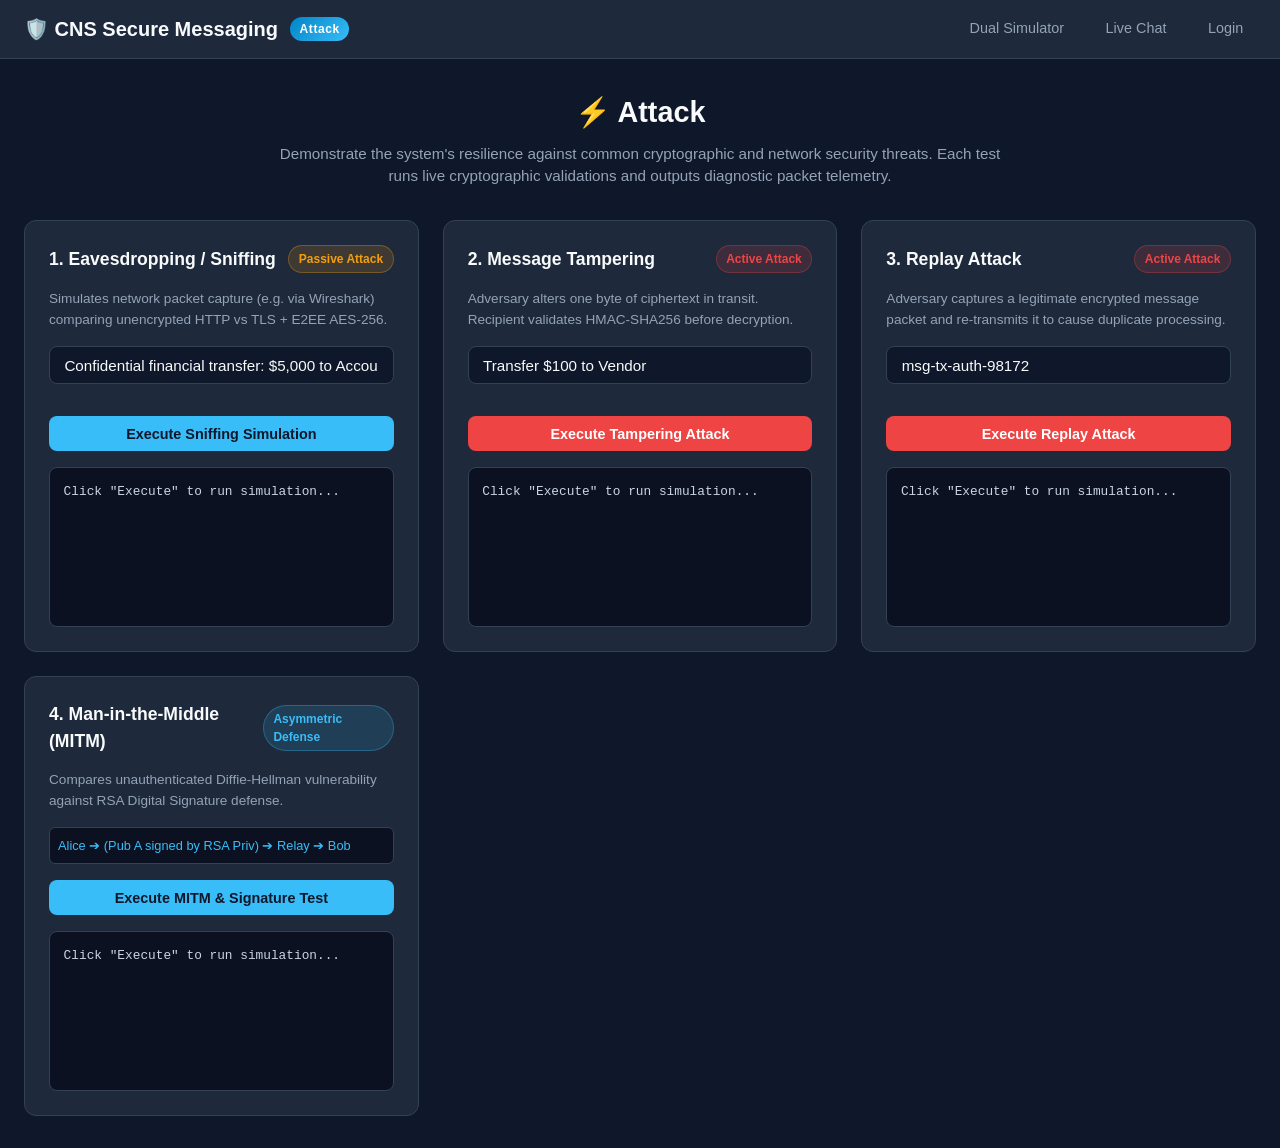
<file: templates/attack_demo.html>
<!DOCTYPE html>
<html lang="en">
<head>
    <meta charset="UTF-8">
    <meta name="viewport" content="width=device-width, initial-scale=1.0">
    <title>Attack - CNS Project</title>
    <link rel="stylesheet" href="/static/css/style.css">
</head>
<body>
    <nav class="navbar">
        <a href="/" class="brand">
            <span>🛡️ CNS Secure Messaging</span>
            <span class="brand-badge">Attack</span>
        </a>
        <div class="nav-links">
            <a href="/" class="nav-link">Dual Simulator</a>
            <a href="/chat" class="nav-link">Live Chat</a>
            <a href="/login" class="nav-link">Login</a>
        </div>
    </nav>

    <div class="container">
        <div style="text-align: center; margin-bottom: 2rem;">
            <h1 style="font-size: 1.8rem; font-weight: 800;">⚡ Attack</h1>
            <p style="color: var(--text-muted); font-size: 0.95rem; max-width: 750px; margin: 0.5rem auto 0;">
                Demonstrate the system's resilience against common cryptographic and network security threats.
                Each test runs live cryptographic validations and outputs diagnostic packet telemetry.
            </p>
        </div>

        <div class="attack-grid">
            <!-- Attack 1: Plaintext Interception -->
            <div class="attack-card">
                <div style="display: flex; justify-content: space-between; align-items: center;">
                    <h3 style="font-size: 1.1rem; font-weight: 700;">1. Eavesdropping / Sniffing</h3>
                    <span class="badge badge-warning">Passive Attack</span>
                </div>
                <p style="font-size: 0.85rem; color: var(--text-muted);">
                    Simulates network packet capture (e.g. via Wireshark) comparing unencrypted HTTP vs TLS + E2EE AES-256.
                </p>
                <div class="form-group">
                    <input type="text" id="eavesdrop-input" class="form-input" value="Confidential financial transfer: $5,000 to Account #84920">
                </div>
                <button class="btn btn-primary" onclick="runEavesdropDemo()">Execute Sniffing Simulation</button>
                <div id="eavesdrop-output" class="attack-output">Click "Execute" to run simulation...</div>
            </div>

            <!-- Attack 2: Message Tampering -->
            <div class="attack-card">
                <div style="display: flex; justify-content: space-between; align-items: center;">
                    <h3 style="font-size: 1.1rem; font-weight: 700;">2. Message Tampering</h3>
                    <span class="badge badge-danger">Active Attack</span>
                </div>
                <p style="font-size: 0.85rem; color: var(--text-muted);">
                    Adversary alters one byte of ciphertext in transit. Recipient validates HMAC-SHA256 before decryption.
                </p>
                <div class="form-group">
                    <input type="text" id="tamper-input" class="form-input" value="Transfer $100 to Vendor">
                </div>
                <button class="btn btn-danger" onclick="runTamperDemo()">Execute Tampering Attack</button>
                <div id="tamper-output" class="attack-output">Click "Execute" to run simulation...</div>
            </div>

            <!-- Attack 3: Replay Attack -->
            <div class="attack-card">
                <div style="display: flex; justify-content: space-between; align-items: center;">
                    <h3 style="font-size: 1.1rem; font-weight: 700;">3. Replay Attack</h3>
                    <span class="badge badge-danger">Active Attack</span>
                </div>
                <p style="font-size: 0.85rem; color: var(--text-muted);">
                    Adversary captures a legitimate encrypted message packet and re-transmits it to cause duplicate processing.
                </p>
                <div class="form-group">
                    <input type="text" id="replay-input" class="form-input" value="msg-tx-auth-98172">
                </div>
                <button class="btn btn-danger" onclick="runReplayDemo()">Execute Replay Attack</button>
                <div id="replay-output" class="attack-output">Click "Execute" to run simulation...</div>
            </div>

            <!-- Attack 4: Man-in-the-Middle (MITM) -->
            <div class="attack-card">
                <div style="display: flex; justify-content: space-between; align-items: center;">
                    <h3 style="font-size: 1.1rem; font-weight: 700;">4. Man-in-the-Middle (MITM)</h3>
                    <span class="badge badge-info">Asymmetric Defense</span>
                </div>
                <p style="font-size: 0.85rem; color: var(--text-muted);">
                    Compares unauthenticated Diffie-Hellman vulnerability against RSA Digital Signature defense.
                </p>
                <div style="font-size: 0.8rem; color: #38bdf8; background-color: var(--code-bg); padding: 0.5rem; border-radius: 6px; border: 1px solid var(--border);">
                    Alice ➔ (Pub A signed by RSA Priv) ➔ Relay ➔ Bob
                </div>
                <button class="btn btn-primary" onclick="runMitmDemo()">Execute MITM & Signature Test</button>
                <div id="mitm-output" class="attack-output">Click "Execute" to run simulation...</div>
            </div>
        </div>
    </div>

    <script>
        async function runEavesdropDemo() {
            const out = document.getElementById('eavesdrop-output');
            out.innerText = "Simulating packet capture...";
            const text = document.getElementById('eavesdrop-input').value;

            const resp = await fetch('/api/attacks/eavesdrop', {
                method: 'POST',
                headers: { 'Content-Type': 'application/json' },
                body: JSON.stringify({ message: text })
            });
            const data = await resp.json();

            out.innerText = 
`[!] UNENCRYPTED HTTP SNIFF (Wireshark Capture):
------------------------------------------------
${data.insecure_http_sniff.packet_payload}
EXPOSURE: ${data.insecure_http_sniff.vulnerability}

[+] TLS 1.3 + E2EE AES-256 CAPTURE (Our System):
------------------------------------------------
Payload Observed: ${data.secure_e2ee_tls_sniff.packet_payload}
PROTECTION: ${data.secure_e2ee_tls_sniff.protection}`;
        }

        async function runTamperDemo() {
            const out = document.getElementById('tamper-output');
            out.innerText = "Simulating bit-flipping on ciphertext...";
            const text = document.getElementById('tamper-input').value;

            const resp = await fetch('/api/attacks/tamper', {
                method: 'POST',
                headers: { 'Content-Type': 'application/json' },
                body: JSON.stringify({ message: text })
            });
            const data = await resp.json();

            out.innerText = 
`[*] Original Plaintext: "${data.plaintext}"
[*] Authentic Ciphertext: ${data.authentic_packet.ciphertext.substring(0, 32)}...
[*] Authentic HMAC Tag:   ${data.authentic_packet.hmac_tag.substring(0, 24)}...
[✓] Original HMAC Check:  ${data.authentic_packet.hmac_verified ? 'PASSED' : 'FAILED'}

⚠️ ADVERSARY MODIFIES CIPHERTEXT:
[-] Byte altered: ${data.tampered_packet.original_byte} ➔ ${data.tampered_packet.modified_byte}
[-] Tampered Ciphertext: ${data.tampered_packet.tampered_ciphertext.substring(0, 32)}...
[-] Expected HMAC:  ${data.tampered_packet.expected_tag_for_tampered.substring(0, 24)}...
[-] Received Tag:   ${data.tampered_packet.received_tag.substring(0, 24)}...
[❌] Recipient HMAC Check: ${data.tampered_packet.hmac_verified ? 'PASSED' : 'FAILED'}

VERDICT: ${data.verdict}
ACTION:  ${data.action}`;
        }

        async function runReplayDemo() {
            const out = document.getElementById('replay-output');
            out.innerText = "Testing anti-replay mechanism...";
            const msgId = document.getElementById('replay-input').value;

            const resp = await fetch('/api/attacks/replay', {
                method: 'POST',
                headers: { 'Content-Type': 'application/json' },
                body: JSON.stringify({ message_id: msgId, seq_no: 104 })
            });
            const data = await resp.json();

            out.innerText = 
`[*] Target Message ID: ${data.message_id} (Seq: #${data.seq_no})

1. Legitimate Transmission (Alice ➔ Bob):
   Status: ${data.first_transmission.status}
   Is Replay: ${data.first_transmission.is_replay}
   Result: ${data.first_transmission.result}

2. Attacker Intercepts and Retransmits Same Packet:
   Status: ${data['second_transmission (adversary replay)'].status}
   Is Replay: ${data['second_transmission (adversary replay)'].is_replay}
   Result: ${data['second_transmission (adversary replay)'].result}

[✓] DEFENSE CONFIRMED: Nonce/Message-ID tracking prevents replay attacks!`;
        }

        async function runMitmDemo() {
            const out = document.getElementById('mitm-output');
            out.innerText = "Simulating Diffie-Hellman MITM scenario...";

            const resp = await fetch('/api/attacks/mitm', { method: 'POST' });
            const data = await resp.json();

            out.innerText = 
`SCENARIO 1: Unauthenticated Diffie-Hellman
---------------------------------------------
Vulnerability: ${data.unauthenticated_dh.vulnerability}
MITM Compromise: ${data.unauthenticated_dh.mitm_achieved ? 'SUCCEEDED (Adversary intercepted both)' : 'FAILED'}
Analysis: ${data.unauthenticated_dh.explanation}

SCENARIO 2: Authenticated DH with RSA Digital Signatures
---------------------------------------------------------
Genuine Public Key + Signature Verified: ${data.authenticated_dh_with_rsa_signatures.genuine_packet_verified ? 'PASSED ✓' : 'FAILED'}
Adversary Substituted Key Verified:      ${data.authenticated_dh_with_rsa_signatures.eve_tampered_packet_verified ? 'PASSED' : 'REJECTED ❌'}
MITM Prevented: ${data.authenticated_dh_with_rsa_signatures.mitm_prevented ? 'YES ✓' : 'NO'}
Defense: ${data.authenticated_dh_with_rsa_signatures.explanation}`;
        }
    </script>
</body>
</html>
</file>
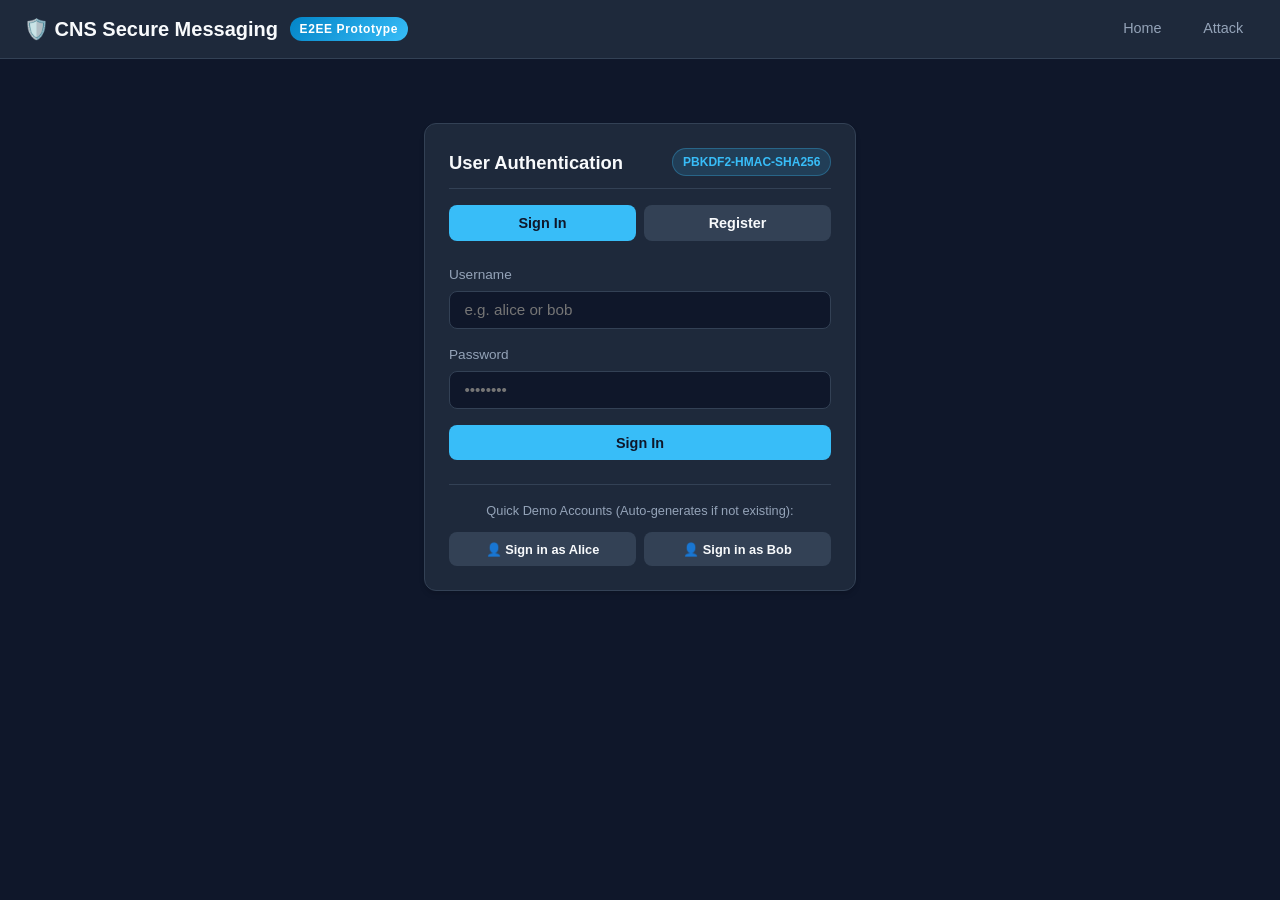
<file: templates/login.html>
<!DOCTYPE html>
<html lang="en">
<head>
    <meta charset="UTF-8">
    <meta name="viewport" content="width=device-width, initial-scale=1.0">
    <title>Login - CNS Secure Messaging System</title>
    <link rel="stylesheet" href="/static/css/style.css">
</head>
<body>
    <nav class="navbar">
        <a href="/" class="brand">
            <span>🛡️ CNS Secure Messaging</span>
            <span class="brand-badge">E2EE Prototype</span>
        </a>
        <div class="nav-links">
            <a href="/" class="nav-link">Home</a>
            <a href="/attacks" class="nav-link">Attack</a>
        </div>
    </nav>

    <div class="container" style="max-width: 480px; margin-top: 2rem;">
        <div class="card">
            <div class="card-header">
                <h2 class="card-title" id="form-title">User Authentication</h2>
                <span class="badge badge-info">PBKDF2-HMAC-SHA256</span>
            </div>

            <div style="display: flex; gap: 0.5rem; margin-bottom: 1.5rem;">
                <button id="tab-login" class="btn btn-primary" style="flex: 1;" onclick="switchTab('login')">Sign In</button>
                <button id="tab-register" class="btn btn-secondary" style="flex: 1;" onclick="switchTab('register')">Register</button>
            </div>

            <form id="auth-form" onsubmit="handleAuth(event)">
                <div class="form-group">
                    <label class="form-label" for="username">Username</label>
                    <input type="text" id="username" class="form-input" placeholder="e.g. alice or bob" required autocomplete="username">
                </div>

                <div class="form-group">
                    <label class="form-label" for="password">Password</label>
                    <input type="password" id="password" class="form-input" placeholder="••••••••" required autocomplete="current-password">
                </div>

                <div id="auth-status" style="margin-bottom: 1rem; font-size: 0.85rem; display: none;"></div>

                <button type="submit" id="submit-btn" class="btn btn-primary" style="width: 100%;">Sign In</button>
            </form>

            <div style="margin-top: 1.5rem; border-top: 1px solid var(--border); padding-top: 1rem; text-align: center;">
                <div style="font-size: 0.8rem; color: var(--text-muted); margin-bottom: 0.75rem;">Quick Demo Accounts (Auto-generates if not existing):</div>
                <div style="display: flex; gap: 0.5rem;">
                    <button class="btn btn-secondary" style="flex: 1; font-size: 0.8rem;" onclick="quickLogin('alice')">👤 Sign in as Alice</button>
                    <button class="btn btn-secondary" style="flex: 1; font-size: 0.8rem;" onclick="quickLogin('bob')">👤 Sign in as Bob</button>
                </div>
            </div>
        </div>
    </div>

    <script>
        let currentMode = 'login';

        function switchTab(mode) {
            currentMode = mode;
            document.getElementById('form-title').innerText = mode === 'login' ? 'User Authentication' : 'Create Secure Account';
            document.getElementById('submit-btn').innerText = mode === 'login' ? 'Sign In' : 'Register Account';
            document.getElementById('tab-login').className = mode === 'login' ? 'btn btn-primary' : 'btn btn-secondary';
            document.getElementById('tab-register').className = mode === 'register' ? 'btn btn-primary' : 'btn btn-secondary';
            hideStatus();
        }

        function showStatus(text, isError) {
            const st = document.getElementById('auth-status');
            st.style.display = 'block';
            st.style.color = isError ? '#ef4444' : '#22c55e';
            st.innerText = text;
        }

        function hideStatus() {
            document.getElementById('auth-status').style.display = 'none';
        }

        async function handleAuth(e) {
            e.preventDefault();
            const username = document.getElementById('username').value.trim();
            const password = document.getElementById('password').value;

            const endpoint = currentMode === 'login' ? '/api/auth/login' : '/api/auth/register';
            try {
                const resp = await fetch(endpoint, {
                    method: 'POST',
                    headers: { 'Content-Type': 'application/json' },
                    body: JSON.stringify({ username, password })
                });
                const data = await resp.json();

                if (data.success) {
                    showStatus(data.message || "Success! Redirecting...", false);
                    setTimeout(() => { window.location.href = '/chat'; }, 600);
                } else {
                    showStatus(data.error || "Authentication failed", true);
                }
            } catch (err) {
                showStatus("Network or server error", true);
            }
        }

        async function quickLogin(user) {
            document.getElementById('username').value = user;
            document.getElementById('password').value = 'password123';
            
            // Try login, if fails, register
            const loginResp = await fetch('/api/auth/login', {
                method: 'POST',
                headers: { 'Content-Type': 'application/json' },
                body: JSON.stringify({ username: user, password: 'password123' })
            });
            const loginData = await loginResp.json();
            if (loginData.success) {
                window.location.href = '/chat';
            } else {
                await fetch('/api/auth/register', {
                    method: 'POST',
                    headers: { 'Content-Type': 'application/json' },
                    body: JSON.stringify({ username: user, password: 'password123' })
                });
                window.location.href = '/chat';
            }
        }
    </script>
</body>
</html>
</file>
<file: static/css/style.css>
/* CNS Secure Messaging System - Modern Cybersecurity Theme */
:root {
    --bg-primary: #0f172a;
    --bg-secondary: #1e293b;
    --bg-card: #182234;
    --accent: #38bdf8;
    --accent-hover: #0284c7;
    --text-main: #f8fafc;
    --text-muted: #94a3b8;
    --border: #334155;
    --success: #22c55e;
    --danger: #ef4444;
    --warning: #f59e0b;
    --code-bg: #0b1120;
    --alice-color: #ec4899;
    --bob-color: #3b82f6;
    --font-mono: ui-monospace, SFMono-Regular, Menlo, Monaco, Consolas, "Liberation Mono", "Courier New", monospace;
    --font-sans: -apple-system, BlinkMacSystemFont, "Segoe UI", Roboto, Helvetica, Arial, sans-serif;
}

* {
    box-sizing: border-box;
    margin: 0;
    padding: 0;
}

body {
    background-color: var(--bg-primary);
    color: var(--text-main);
    font-family: var(--font-sans);
    line-height: 1.5;
    min-height: 100vh;
}

/* Navbar */
.navbar {
    background-color: var(--bg-secondary);
    border-bottom: 1px solid var(--border);
    padding: 0.75rem 1.5rem;
    display: flex;
    justify-content: space-between;
    align-items: center;
}

.brand {
    display: flex;
    align-items: center;
    gap: 0.75rem;
    font-size: 1.25rem;
    font-weight: 700;
    color: var(--text-main);
    text-decoration: none;
}

.brand-badge {
    background: linear-gradient(135deg, #0284c7, #38bdf8);
    color: #fff;
    font-size: 0.75rem;
    padding: 0.2rem 0.6rem;
    border-radius: 9999px;
    font-weight: 600;
    letter-spacing: 0.05em;
}

.nav-links {
    display: flex;
    gap: 1rem;
    align-items: center;
}

.nav-link {
    color: var(--text-muted);
    text-decoration: none;
    font-size: 0.9rem;
    padding: 0.4rem 0.8rem;
    border-radius: 6px;
    transition: all 0.2s;
}

.nav-link:hover, .nav-link.active {
    color: var(--text-main);
    background-color: rgba(255, 255, 255, 0.05);
}

.nav-btn {
    background-color: var(--accent);
    color: #0f172a;
    font-weight: 600;
    padding: 0.4rem 0.9rem;
    border-radius: 6px;
    text-decoration: none;
    font-size: 0.85rem;
    transition: background 0.2s;
}

.nav-btn:hover {
    background-color: var(--accent-hover);
}

/* Containers & Layouts */
.container {
    max-width: 1280px;
    margin: 0 auto;
    padding: 2rem 1.5rem;
}

.split-container {
    display: grid;
    grid-template-columns: 1fr 1fr;
    gap: 1.5rem;
    height: calc(100vh - 120px);
}

/* Cards & Panels */
.card {
    background-color: var(--bg-secondary);
    border: 1px solid var(--border);
    border-radius: 12px;
    padding: 1.5rem;
    box-shadow: 0 4px 6px -1px rgba(0, 0, 0, 0.1), 0 2px 4px -1px rgba(0, 0, 0, 0.06);
}

.card-header {
    display: flex;
    justify-content: space-between;
    align-items: center;
    border-bottom: 1px solid var(--border);
    padding-bottom: 0.75rem;
    margin-bottom: 1rem;
}

.card-title {
    font-size: 1.15rem;
    font-weight: 600;
}

/* Status Badges */
.badge {
    display: inline-flex;
    align-items: center;
    gap: 0.35rem;
    font-size: 0.75rem;
    font-weight: 600;
    padding: 0.25rem 0.6rem;
    border-radius: 9999px;
}

.badge-success {
    background-color: rgba(34, 197, 94, 0.15);
    color: var(--success);
    border: 1px solid rgba(34, 197, 94, 0.3);
}

.badge-warning {
    background-color: rgba(245, 158, 11, 0.15);
    color: var(--warning);
    border: 1px solid rgba(245, 158, 11, 0.3);
}

.badge-danger {
    background-color: rgba(239, 68, 68, 0.15);
    color: var(--danger);
    border: 1px solid rgba(239, 68, 68, 0.3);
}

.badge-info {
    background-color: rgba(56, 189, 248, 0.15);
    color: var(--accent);
    border: 1px solid rgba(56, 189, 248, 0.3);
}

/* Chat Layout */
.chat-window {
    display: flex;
    flex-direction: column;
    height: 100%;
    background-color: var(--bg-card);
    border: 1px solid var(--border);
    border-radius: 12px;
    overflow: hidden;
}

.chat-header {
    background-color: var(--bg-secondary);
    padding: 0.9rem 1.2rem;
    border-bottom: 1px solid var(--border);
    display: flex;
    justify-content: space-between;
    align-items: center;
}

.chat-messages {
    flex: 1;
    overflow-y: auto;
    padding: 1.2rem;
    display: flex;
    flex-direction: column;
    gap: 1rem;
}

.message-bubble {
    max-width: 80%;
    padding: 0.75rem 1rem;
    border-radius: 10px;
    font-size: 0.95rem;
    position: relative;
    word-break: break-word;
}

.message-sent {
    align-self: flex-end;
    background-color: #0369a1;
    color: #f0f9ff;
    border-bottom-right-radius: 2px;
}

.message-received {
    align-self: flex-start;
    background-color: var(--border);
    color: var(--text-main);
    border-bottom-left-radius: 2px;
}

.message-meta {
    display: flex;
    justify-content: space-between;
    align-items: center;
    gap: 0.75rem;
    font-size: 0.7rem;
    margin-top: 0.4rem;
    opacity: 0.75;
}

.chat-input-area {
    padding: 0.85rem 1rem;
    background-color: var(--bg-secondary);
    border-top: 1px solid var(--border);
    display: flex;
    gap: 0.75rem;
}

.chat-input {
    flex: 1;
    background-color: var(--bg-primary);
    border: 1px solid var(--border);
    color: var(--text-main);
    padding: 0.6rem 0.9rem;
    border-radius: 8px;
    outline: none;
    font-size: 0.95rem;
}

.chat-input:focus {
    border-color: var(--accent);
}

.btn {
    cursor: pointer;
    border: none;
    outline: none;
    padding: 0.6rem 1.1rem;
    border-radius: 8px;
    font-weight: 600;
    font-size: 0.9rem;
    display: inline-flex;
    align-items: center;
    justify-content: center;
    gap: 0.5rem;
    transition: all 0.2s;
}

.btn-primary {
    background-color: var(--accent);
    color: #0f172a;
}
.btn-primary:hover {
    background-color: var(--accent-hover);
}

.btn-danger {
    background-color: var(--danger);
    color: #fff;
}
.btn-danger:hover {
    background-color: #dc2626;
}

.btn-secondary {
    background-color: var(--border);
    color: var(--text-main);
}
.btn-secondary:hover {
    background-color: #475569;
}

/* Crypto Inspector Box */
.inspector-panel {
    background-color: var(--code-bg);
    border: 1px solid var(--border);
    border-radius: 8px;
    padding: 1rem;
    font-family: var(--font-mono);
    font-size: 0.8rem;
    overflow-x: auto;
    color: #38bdf8;
    margin-top: 0.75rem;
}

.inspector-row {
    display: flex;
    justify-content: space-between;
    padding: 0.35rem 0;
    border-bottom: 1px dashed rgba(255, 255, 255, 0.08);
}

.inspector-label {
    color: var(--text-muted);
}

.inspector-value {
    color: #34d399;
    font-weight: 600;
    max-width: 60%;
    overflow: hidden;
    text-overflow: ellipsis;
    white-space: nowrap;
}

.inspector-value.secret {
    color: #f43f5e;
}

/* Step Pipeline */
.step-pipeline {
    display: flex;
    flex-direction: column;
    gap: 0.5rem;
    margin: 1rem 0;
}

.step-item {
    display: flex;
    align-items: center;
    gap: 0.75rem;
    padding: 0.5rem 0.8rem;
    border-radius: 6px;
    background-color: rgba(255, 255, 255, 0.03);
    border-left: 3px solid var(--border);
    font-size: 0.85rem;
}

.step-item.active {
    border-left-color: var(--accent);
    background-color: rgba(56, 189, 248, 0.08);
}

.step-item.complete {
    border-left-color: var(--success);
    background-color: rgba(34, 197, 94, 0.08);
}

.step-num {
    width: 20px;
    height: 20px;
    border-radius: 50%;
    background-color: var(--border);
    display: flex;
    align-items: center;
    justify-content: center;
    font-size: 0.75rem;
    font-weight: 700;
}

/* Dual simulator */
.dual-header {
    text-align: center;
    margin-bottom: 1.5rem;
}

.dual-frames {
    display: flex;
    flex-direction: column;
    gap: 2rem;
    width: 100%;
}

.dual-frame-wrapper {
    display: flex;
    flex-direction: column;
    height: 580px;
    border: 1px solid var(--border);
    border-radius: 12px;
    overflow: hidden;
    background-color: var(--bg-card);
    box-shadow: 0 4px 6px -1px rgba(0, 0, 0, 0.2);
}

.dual-frame-title {
    padding: 0.65rem 1.25rem;
    font-weight: 700;
    font-size: 1rem;
    display: flex;
    align-items: center;
    justify-content: space-between;
}

.title-alice {
    background-color: #831843;
    color: #fbcfe8;
}

.title-bob {
    background-color: #1e3a8a;
    color: #bfdbfe;
}

iframe.sim-frame {
    width: 100%;
    height: 100%;
    border: none;
    background-color: var(--bg-primary);
}

/* Attack Demo Page */
.attack-grid {
    display: grid;
    grid-template-columns: repeat(auto-fit, minmax(320px, 1fr));
    gap: 1.5rem;
    margin-top: 1.5rem;
}

.attack-card {
    background-color: var(--bg-secondary);
    border: 1px solid var(--border);
    border-radius: 12px;
    padding: 1.5rem;
    display: flex;
    flex-direction: column;
    gap: 1rem;
}

.attack-output {
    background-color: var(--code-bg);
    border: 1px solid var(--border);
    border-radius: 8px;
    padding: 0.85rem;
    font-family: var(--font-mono);
    font-size: 0.8rem;
    color: #cbd5e1;
    min-height: 160px;
    max-height: 250px;
    overflow-y: auto;
    white-space: pre-wrap;
    word-break: break-all;
}

/* Form Styles */
.form-group {
    margin-bottom: 1rem;
}

.form-label {
    display: block;
    font-size: 0.85rem;
    color: var(--text-muted);
    margin-bottom: 0.35rem;
}

.form-input {
    width: 100%;
    background-color: var(--bg-primary);
    border: 1px solid var(--border);
    color: var(--text-main);
    padding: 0.6rem 0.9rem;
    border-radius: 8px;
    outline: none;
    font-size: 0.95rem;
}

.form-input:focus {
    border-color: var(--accent);
}
</file>
